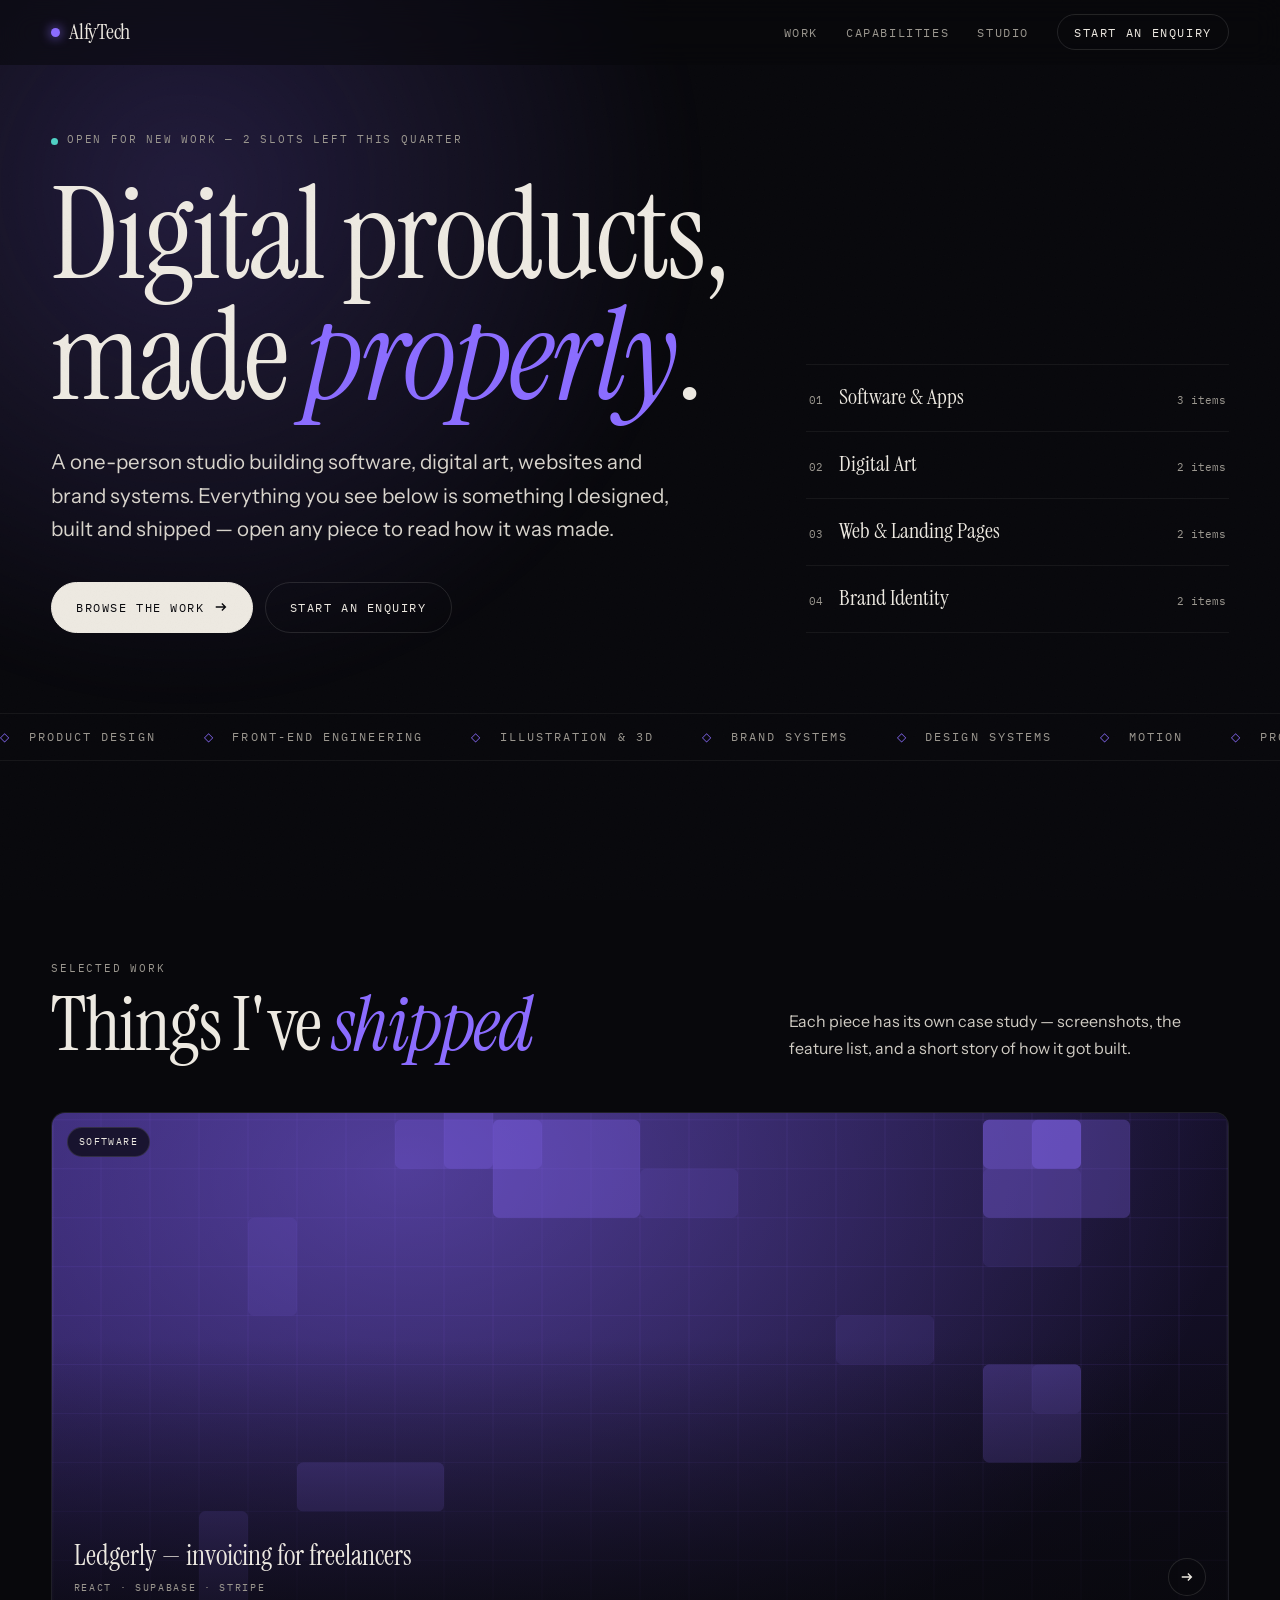
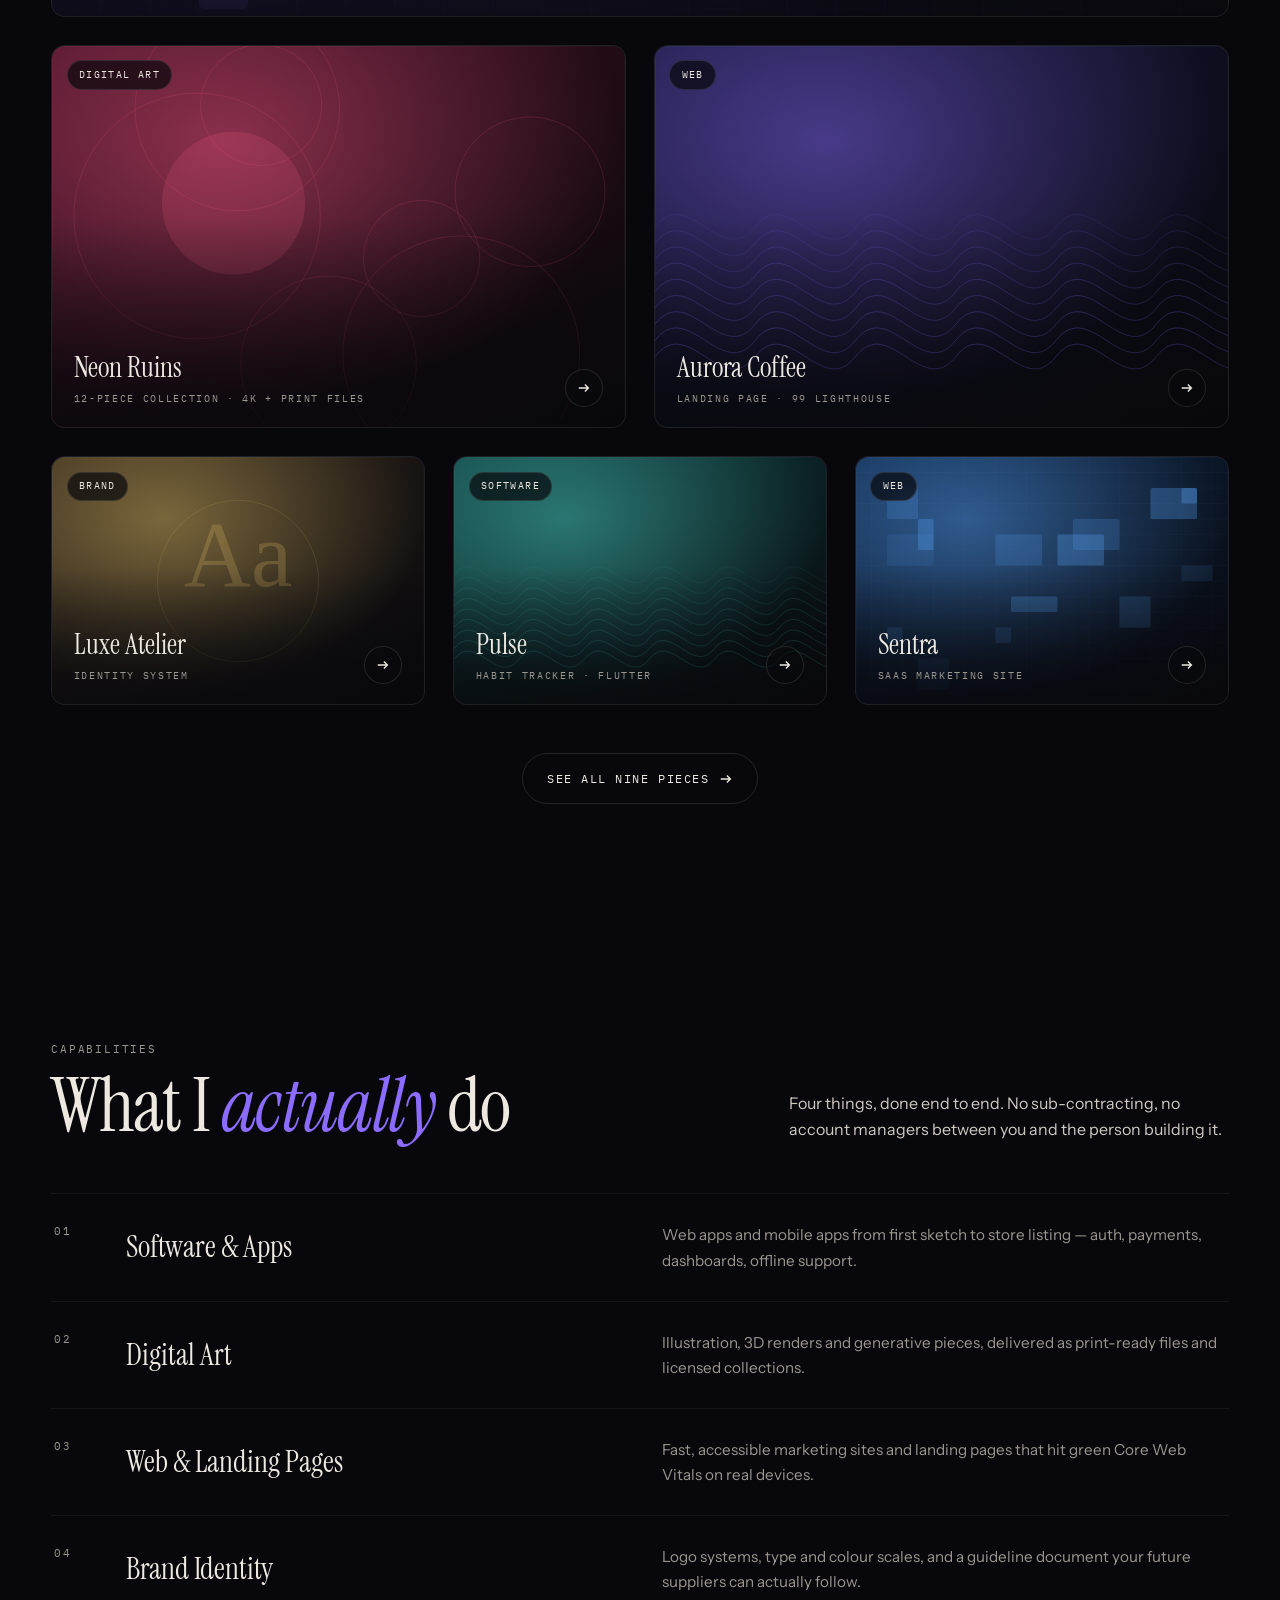
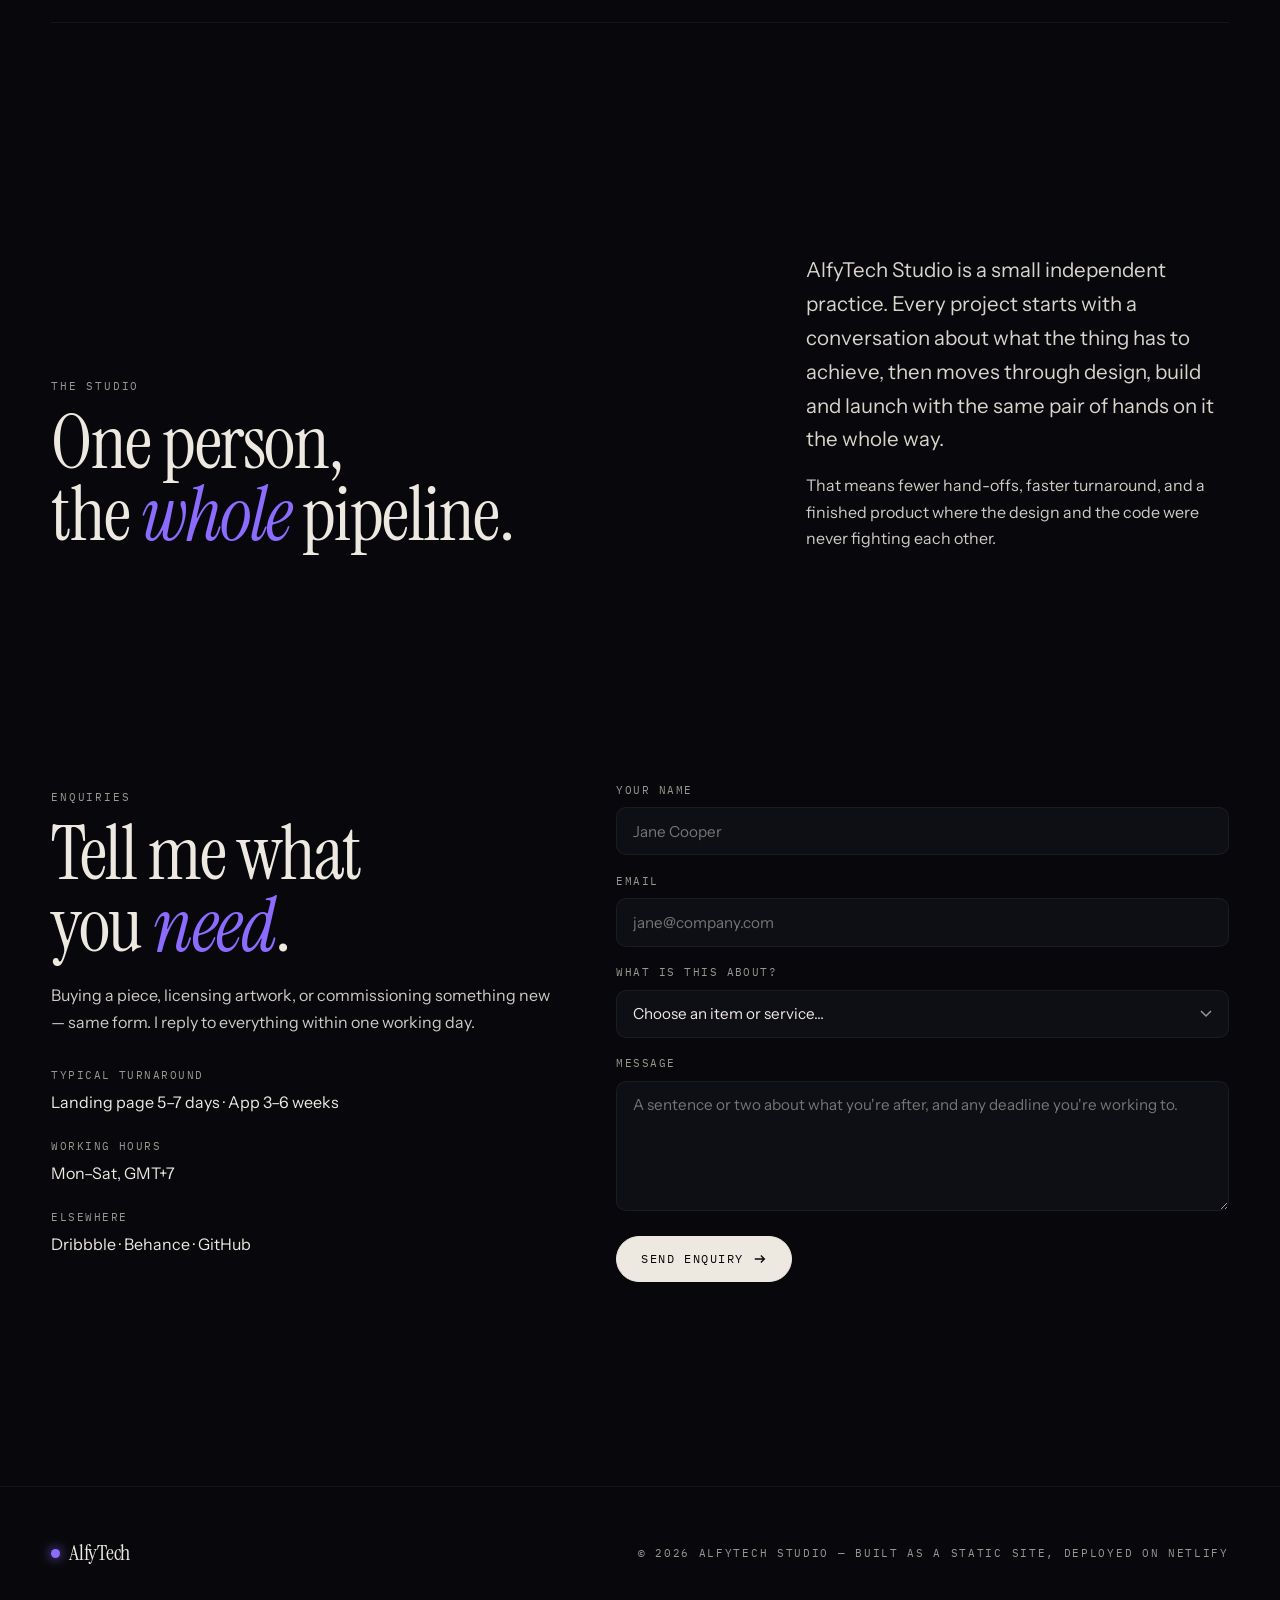
<file: index.html>
<!doctype html>
<html lang="en">
<head>
<meta charset="utf-8">
<meta name="viewport" content="width=device-width,initial-scale=1">
<title>AlfyTech Studio — Software, digital art & brand identity</title>
<meta name="description" content="AlfyTech Studio designs and builds software, digital art, websites and brand identity systems. Browse the work, download assets, or start an enquiry.">
<link rel="preload" href="assets/fonts/InstrumentSerif-400.woff2" as="font" type="font/woff2" crossorigin>
<link rel="preload" href="assets/fonts/InstrumentSans-400.woff2" as="font" type="font/woff2" crossorigin>
<link rel="stylesheet" href="assets/site.css">
<link rel="icon" href="data:image/svg+xml,%3Csvg xmlns='http://www.w3.org/2000/svg' viewBox='0 0 32 32'%3E%3Ccircle cx='16' cy='16' r='9' fill='%238B6CFF'/%3E%3C/svg%3E">
</head>
<body>

<header class="hdr">
  <div class="wrap hdr-in">
    <a class="brand" href="index.html"><i></i>AlfyTech</a>
    <button class="burger" aria-label="Menu" aria-expanded="false"><span></span><span></span><span></span></button>
    <nav class="nav">
      <a href="work/index.html">Work</a>
      <a href="#capabilities">Capabilities</a>
      <a href="#studio">Studio</a>
      <a class="cta" href="#contact">Start an enquiry</a>
    </nav>
  </div>
</header>

<main>
  <!-- ================= HERO ================= -->
  <section class="hero">
    <div class="wrap">
      <div class="hero-grid">
        <div>
          <span class="avail mono"><b></b> Open for new work — 2 slots left this quarter</span>
          <h1 class="display">Digital products,<br>made <em>properly</em>.</h1>
          <p class="lede">A one-person studio building software, digital art, websites and brand systems. Everything you see below is something I designed, built and shipped — open any piece to read how it was made.</p>
          <div class="hero-actions">
            <a class="btn btn-solid" href="work/index.html">Browse the work
              <svg viewBox="0 0 16 16" fill="none" stroke="currentColor" stroke-width="1.6"><path d="M2 8h11M9 4l4 4-4 4"/></svg></a>
            <a class="btn btn-ghost" href="#contact">Start an enquiry</a>
          </div>
        </div>
        <div class="idx">
          <a href="work/index.html?c=software"><span class="idx-n">01</span><span class="idx-t">Software &amp; Apps</span><span class="idx-c">3 items</span></a>
          <a href="work/index.html?c=art"><span class="idx-n">02</span><span class="idx-t">Digital Art</span><span class="idx-c">2 items</span></a>
          <a href="work/index.html?c=web"><span class="idx-n">03</span><span class="idx-t">Web &amp; Landing Pages</span><span class="idx-c">2 items</span></a>
          <a href="work/index.html?c=brand"><span class="idx-n">04</span><span class="idx-t">Brand Identity</span><span class="idx-c">2 items</span></a>
        </div>
      </div>
    </div>
    <div class="ticker" aria-hidden="true">
      <div class="ticker-in">
        <span>Product design</span><span>Front-end engineering</span><span>Illustration &amp; 3D</span><span>Brand systems</span><span>Design systems</span><span>Motion</span>
        <span>Product design</span><span>Front-end engineering</span><span>Illustration &amp; 3D</span><span>Brand systems</span><span>Design systems</span><span>Motion</span>
      </div>
    </div>
  </section>

  <!-- ================= SELECTED WORK ================= -->
  <section class="sec" id="work">
    <div class="wrap">
      <div class="sec-head rv">
        <div>
          <span class="mono">Selected work</span>
          <h2 class="display" style="margin-top:.6rem">Things I've <em>shipped</em></h2>
        </div>
        <p>Each piece has its own case study — screenshots, the feature list, and a short story of how it got built.</p>
      </div>

      <div class="work">
        <a class="card wide rv" href="work/ledgerly.html">
          <div class="card-media">
            <span class="card-tag">Software</span>
            <img src="assets/img/ledgerly.svg" width="1200" height="800" alt="Ledgerly invoicing app interface">
            <div class="card-body">
              <div><h3>Ledgerly — invoicing for freelancers</h3><div class="mono">React · Supabase · Stripe</div></div>
              <span class="card-arrow"><svg viewBox="0 0 16 16" fill="none" stroke="currentColor" stroke-width="1.6"><path d="M2 8h11M9 4l4 4-4 4"/></svg></span>
            </div>
          </div>
        </a>

        <a class="card rv" href="work/ledgerly.html">
          <div class="card-media">
            <span class="card-tag">Digital art</span>
            <img src="assets/img/neon-ruins.svg" width="1200" height="800" alt="Neon Ruins art collection" loading="lazy">
            <div class="card-body">
              <div><h3>Neon Ruins</h3><div class="mono">12-piece collection · 4K + print files</div></div>
              <span class="card-arrow"><svg viewBox="0 0 16 16" fill="none" stroke="currentColor" stroke-width="1.6"><path d="M2 8h11M9 4l4 4-4 4"/></svg></span>
            </div>
          </div>
        </a>

        <a class="card rv" href="work/ledgerly.html">
          <div class="card-media">
            <span class="card-tag">Web</span>
            <img src="assets/img/aurora.svg" width="1200" height="800" alt="Aurora Coffee landing page" loading="lazy">
            <div class="card-body">
              <div><h3>Aurora Coffee</h3><div class="mono">Landing page · 99 Lighthouse</div></div>
              <span class="card-arrow"><svg viewBox="0 0 16 16" fill="none" stroke="currentColor" stroke-width="1.6"><path d="M2 8h11M9 4l4 4-4 4"/></svg></span>
            </div>
          </div>
        </a>

        <a class="card third rv" href="work/ledgerly.html">
          <div class="card-media">
            <span class="card-tag">Brand</span>
            <img src="assets/img/luxe.svg" width="1200" height="800" alt="Luxe Atelier identity system" loading="lazy">
            <div class="card-body">
              <div><h3>Luxe Atelier</h3><div class="mono">Identity system</div></div>
              <span class="card-arrow"><svg viewBox="0 0 16 16" fill="none" stroke="currentColor" stroke-width="1.6"><path d="M2 8h11M9 4l4 4-4 4"/></svg></span>
            </div>
          </div>
        </a>

        <a class="card third rv" href="work/ledgerly.html">
          <div class="card-media">
            <span class="card-tag">Software</span>
            <img src="assets/img/pulse.svg" width="1200" height="800" alt="Pulse habit tracker app" loading="lazy">
            <div class="card-body">
              <div><h3>Pulse</h3><div class="mono">Habit tracker · Flutter</div></div>
              <span class="card-arrow"><svg viewBox="0 0 16 16" fill="none" stroke="currentColor" stroke-width="1.6"><path d="M2 8h11M9 4l4 4-4 4"/></svg></span>
            </div>
          </div>
        </a>

        <a class="card third rv" href="work/ledgerly.html">
          <div class="card-media">
            <span class="card-tag">Web</span>
            <img src="assets/img/sentra.svg" width="1200" height="800" alt="Sentra SaaS marketing site" loading="lazy">
            <div class="card-body">
              <div><h3>Sentra</h3><div class="mono">SaaS marketing site</div></div>
              <span class="card-arrow"><svg viewBox="0 0 16 16" fill="none" stroke="currentColor" stroke-width="1.6"><path d="M2 8h11M9 4l4 4-4 4"/></svg></span>
            </div>
          </div>
        </a>
      </div>

      <div class="hero-actions" style="justify-content:center;margin-top:3rem">
        <a class="btn btn-ghost" href="work/index.html">See all nine pieces
          <svg viewBox="0 0 16 16" fill="none" stroke="currentColor" stroke-width="1.6"><path d="M2 8h11M9 4l4 4-4 4"/></svg></a>
      </div>
    </div>
  </section>

  <!-- ================= CAPABILITIES ================= -->
  <section class="sec" id="capabilities">
    <div class="wrap">
      <div class="sec-head rv">
        <div>
          <span class="mono">Capabilities</span>
          <h2 class="display" style="margin-top:.6rem">What I <em>actually</em> do</h2>
        </div>
        <p>Four things, done end to end. No sub-contracting, no account managers between you and the person building it.</p>
      </div>
      <div class="caps">
        <div class="cap rv"><span class="mono">01</span><h3>Software &amp; Apps</h3>
          <p>Web apps and mobile apps from first sketch to store listing — auth, payments, dashboards, offline support.</p></div>
        <div class="cap rv"><span class="mono">02</span><h3>Digital Art</h3>
          <p>Illustration, 3D renders and generative pieces, delivered as print-ready files and licensed collections.</p></div>
        <div class="cap rv"><span class="mono">03</span><h3>Web &amp; Landing Pages</h3>
          <p>Fast, accessible marketing sites and landing pages that hit green Core Web Vitals on real devices.</p></div>
        <div class="cap rv"><span class="mono">04</span><h3>Brand Identity</h3>
          <p>Logo systems, type and colour scales, and a guideline document your future suppliers can actually follow.</p></div>
      </div>
    </div>
  </section>

  <!-- ================= STUDIO ================= -->
  <section class="sec" id="studio">
    <div class="wrap">
      <div class="hero-grid">
        <div class="rv">
          <span class="mono">The studio</span>
          <h2 class="display" style="margin-top:.6rem">One person,<br>the <em>whole</em> pipeline.</h2>
        </div>
        <div class="rv">
          <p class="lede">AlfyTech Studio is a small independent practice. Every project starts with a conversation about what the thing has to achieve, then moves through design, build and launch with the same pair of hands on it the whole way.</p>
          <p style="margin-top:1rem">That means fewer hand-offs, faster turnaround, and a finished product where the design and the code were never fighting each other.</p>
        </div>
      </div>
    </div>
  </section>

  <!-- ================= CONTACT ================= -->
  <section class="sec" id="contact">
    <div class="wrap contact">
      <div class="contact-aside rv">
        <span class="mono">Enquiries</span>
        <h2 class="display" style="margin-top:.6rem">Tell me what<br>you <em>need</em>.</h2>
        <p style="margin-top:1.25rem">Buying a piece, licensing artwork, or commissioning something new — same form. I reply to everything within one working day.</p>
        <dl>
          <dt>Typical turnaround</dt><dd>Landing page 5–7 days · App 3–6 weeks</dd>
          <dt>Working hours</dt><dd>Mon–Sat, GMT+7</dd>
          <dt>Elsewhere</dt><dd>Dribbble · Behance · GitHub</dd>
        </dl>
      </div>

      <form class="rv" name="enquiry" method="POST" data-netlify="true" netlify-honeypot="company-website" action="/thanks.html">
        <input type="hidden" name="form-name" value="enquiry">
        <p class="hp"><label>Leave this empty: <input name="company-website"></label></p>

        <div class="field">
          <label for="name">Your name</label>
          <input id="name" name="name" type="text" required autocomplete="name" placeholder="Jane Cooper">
        </div>
        <div class="field">
          <label for="email">Email</label>
          <input id="email" name="email" type="email" required autocomplete="email" placeholder="jane@company.com">
        </div>
        <div class="field">
          <label for="item">What is this about?</label>
          <select id="item" name="item">
            <option value="">Choose an item or service…</option>
            <optgroup label="Software &amp; Apps">
              <option>Ledgerly — invoicing app</option>
              <option>Pulse — habit tracker</option>
              <option>Kirim — courier dispatch</option>
            </optgroup>
            <optgroup label="Digital Art">
              <option>Neon Ruins collection</option>
              <option>Botanica series</option>
            </optgroup>
            <optgroup label="Web &amp; Landing Pages">
              <option>Aurora Coffee landing page</option>
              <option>Sentra SaaS site</option>
            </optgroup>
            <optgroup label="Brand Identity">
              <option>Luxe Atelier identity</option>
              <option>Kopi Rakyat identity</option>
            </optgroup>
            <option>Something new — let's talk</option>
          </select>
        </div>
        <div class="field">
          <label for="message">Message</label>
          <textarea id="message" name="message" required placeholder="A sentence or two about what you're after, and any deadline you're working to."></textarea>
        </div>
        <button class="btn btn-solid" type="submit">Send enquiry
          <svg viewBox="0 0 16 16" fill="none" stroke="currentColor" stroke-width="1.6"><path d="M2 8h11M9 4l4 4-4 4"/></svg></button>
      </form>
    </div>
  </section>
</main>

<footer class="ftr">
  <div class="wrap ftr-in">
    <a class="brand" href="index.html"><i></i>AlfyTech</a>
    <span class="mono">© 2026 AlfyTech Studio — Built as a static site, deployed on Netlify</span>
  </div>
</footer>

<script src="assets/site.js" defer></script>
</body>
</html>
</file>
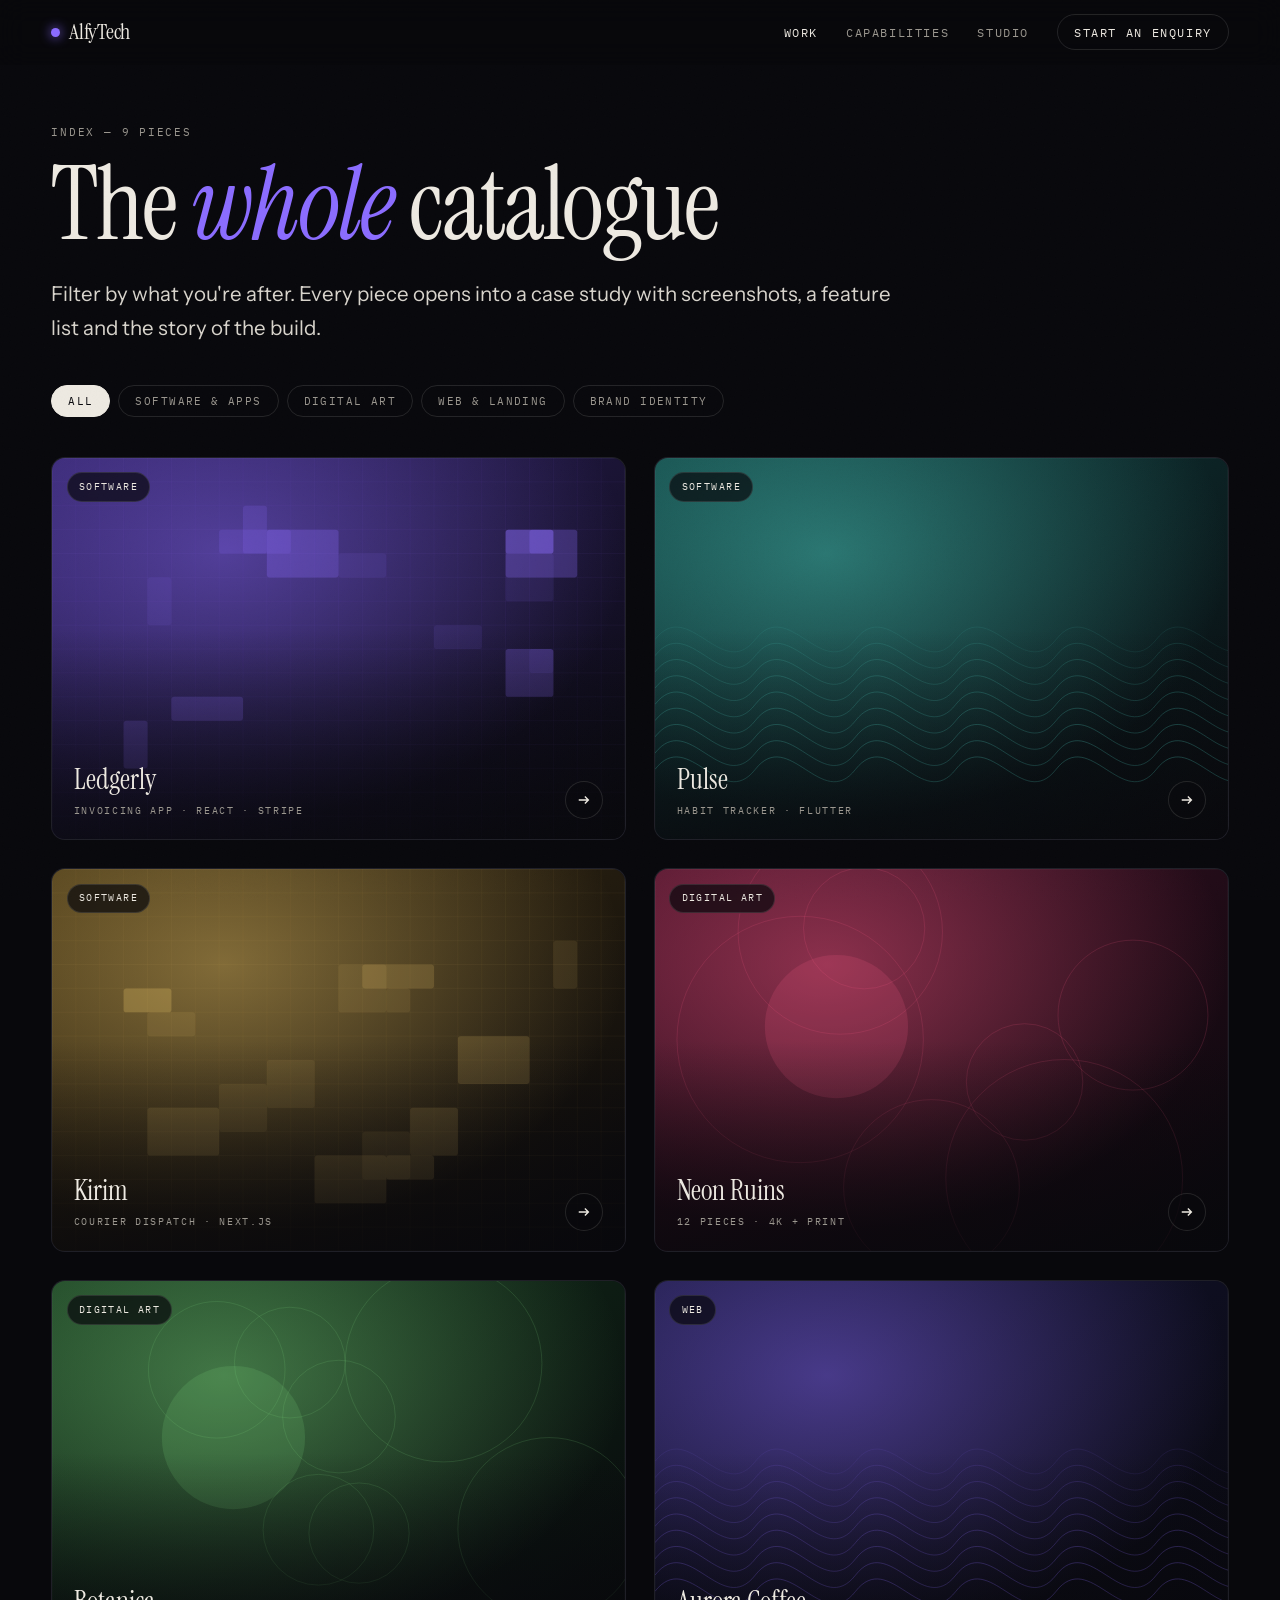
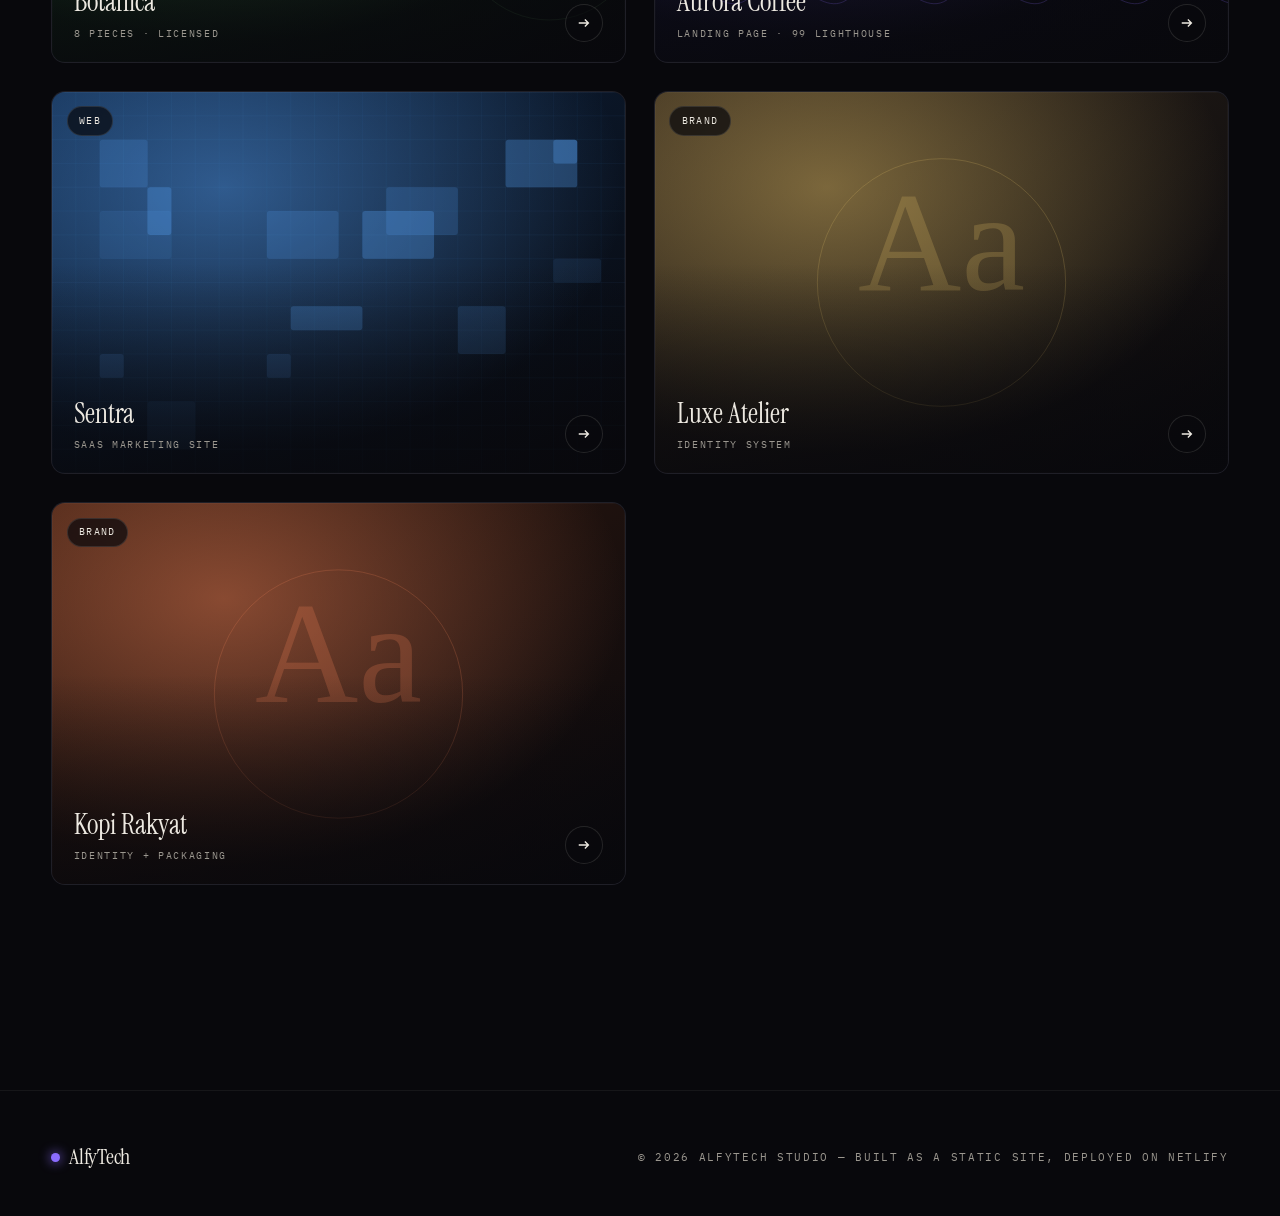
<file: work/index.html>
<!doctype html>
<html lang="en">
<head>
<meta charset="utf-8">
<meta name="viewport" content="width=device-width,initial-scale=1">
<title>Work — AlfyTech Studio</title>
<meta name="description" content="Every product AlfyTech Studio has shipped: software and apps, digital art, websites and landing pages, and brand identity systems.">
<link rel="preload" href="../assets/fonts/InstrumentSerif-400.woff2" as="font" type="font/woff2" crossorigin>
<link rel="preload" href="../assets/fonts/InstrumentSans-400.woff2" as="font" type="font/woff2" crossorigin>
<link rel="stylesheet" href="../assets/site.css">
<link rel="icon" href="data:image/svg+xml,%3Csvg xmlns='http://www.w3.org/2000/svg' viewBox='0 0 32 32'%3E%3Ccircle cx='16' cy='16' r='9' fill='%238B6CFF'/%3E%3C/svg%3E">
</head>
<body>

<header class="hdr">
  <div class="wrap hdr-in">
    <a class="brand" href="../index.html"><i></i>AlfyTech</a>
    <button class="burger" aria-label="Menu" aria-expanded="false"><span></span><span></span><span></span></button>
    <nav class="nav">
      <a href="index.html" aria-current="page">Work</a>
      <a href="../index.html#capabilities">Capabilities</a>
      <a href="../index.html#studio">Studio</a>
      <a class="cta" href="../index.html#contact">Start an enquiry</a>
    </nav>
  </div>
</header>

<main>
  <section class="cs-hero">
    <div class="wrap">
      <span class="mono">Index — 9 pieces</span>
      <h1 class="display" style="margin-top:.8rem;font-size:clamp(2.6rem,8vw,6.5rem)">The <em>whole</em> catalogue</h1>
      <p class="lede" style="margin-top:1.5rem">Filter by what you're after. Every piece opens into a case study with screenshots, a feature list and the story of the build.</p>
    </div>
  </section>

  <section class="sec" style="padding-top:0">
    <div class="wrap">
      <div class="filters">
        <button data-filter="all" aria-pressed="true">All</button>
        <button data-filter="software" aria-pressed="false">Software &amp; Apps</button>
        <button data-filter="art" aria-pressed="false">Digital Art</button>
        <button data-filter="web" aria-pressed="false">Web &amp; Landing</button>
        <button data-filter="brand" aria-pressed="false">Brand Identity</button>
      </div>

      <div class="work">
        <a class="card rv" data-cat="software" href="ledgerly.html">
          <div class="card-media"><span class="card-tag">Software</span>
            <img src="../assets/img/ledgerly.svg" width="1200" height="800" alt="Ledgerly invoicing app">
            <div class="card-body"><div><h3>Ledgerly</h3><div class="mono">Invoicing app · React · Stripe</div></div>
              <span class="card-arrow"><svg viewBox="0 0 16 16" fill="none" stroke="currentColor" stroke-width="1.6"><path d="M2 8h11M9 4l4 4-4 4"/></svg></span></div>
          </div></a>

        <a class="card rv" data-cat="software" href="ledgerly.html">
          <div class="card-media"><span class="card-tag">Software</span>
            <img src="../assets/img/pulse.svg" width="1200" height="800" alt="Pulse habit tracker">
            <div class="card-body"><div><h3>Pulse</h3><div class="mono">Habit tracker · Flutter</div></div>
              <span class="card-arrow"><svg viewBox="0 0 16 16" fill="none" stroke="currentColor" stroke-width="1.6"><path d="M2 8h11M9 4l4 4-4 4"/></svg></span></div>
          </div></a>

        <a class="card rv" data-cat="software" href="ledgerly.html">
          <div class="card-media"><span class="card-tag">Software</span>
            <img src="../assets/img/kirim.svg" width="1200" height="800" alt="Kirim courier dispatch dashboard" loading="lazy">
            <div class="card-body"><div><h3>Kirim</h3><div class="mono">Courier dispatch · Next.js</div></div>
              <span class="card-arrow"><svg viewBox="0 0 16 16" fill="none" stroke="currentColor" stroke-width="1.6"><path d="M2 8h11M9 4l4 4-4 4"/></svg></span></div>
          </div></a>

        <a class="card rv" data-cat="art" href="ledgerly.html">
          <div class="card-media"><span class="card-tag">Digital art</span>
            <img src="../assets/img/neon-ruins.svg" width="1200" height="800" alt="Neon Ruins collection" loading="lazy">
            <div class="card-body"><div><h3>Neon Ruins</h3><div class="mono">12 pieces · 4K + print</div></div>
              <span class="card-arrow"><svg viewBox="0 0 16 16" fill="none" stroke="currentColor" stroke-width="1.6"><path d="M2 8h11M9 4l4 4-4 4"/></svg></span></div>
          </div></a>

        <a class="card rv" data-cat="art" href="ledgerly.html">
          <div class="card-media"><span class="card-tag">Digital art</span>
            <img src="../assets/img/botanica.svg" width="1200" height="800" alt="Botanica series" loading="lazy">
            <div class="card-body"><div><h3>Botanica</h3><div class="mono">8 pieces · licensed</div></div>
              <span class="card-arrow"><svg viewBox="0 0 16 16" fill="none" stroke="currentColor" stroke-width="1.6"><path d="M2 8h11M9 4l4 4-4 4"/></svg></span></div>
          </div></a>

        <a class="card rv" data-cat="web" href="ledgerly.html">
          <div class="card-media"><span class="card-tag">Web</span>
            <img src="../assets/img/aurora.svg" width="1200" height="800" alt="Aurora Coffee landing page" loading="lazy">
            <div class="card-body"><div><h3>Aurora Coffee</h3><div class="mono">Landing page · 99 Lighthouse</div></div>
              <span class="card-arrow"><svg viewBox="0 0 16 16" fill="none" stroke="currentColor" stroke-width="1.6"><path d="M2 8h11M9 4l4 4-4 4"/></svg></span></div>
          </div></a>

        <a class="card rv" data-cat="web" href="ledgerly.html">
          <div class="card-media"><span class="card-tag">Web</span>
            <img src="../assets/img/sentra.svg" width="1200" height="800" alt="Sentra SaaS marketing site" loading="lazy">
            <div class="card-body"><div><h3>Sentra</h3><div class="mono">SaaS marketing site</div></div>
              <span class="card-arrow"><svg viewBox="0 0 16 16" fill="none" stroke="currentColor" stroke-width="1.6"><path d="M2 8h11M9 4l4 4-4 4"/></svg></span></div>
          </div></a>

        <a class="card rv" data-cat="brand" href="ledgerly.html">
          <div class="card-media"><span class="card-tag">Brand</span>
            <img src="../assets/img/luxe.svg" width="1200" height="800" alt="Luxe Atelier identity" loading="lazy">
            <div class="card-body"><div><h3>Luxe Atelier</h3><div class="mono">Identity system</div></div>
              <span class="card-arrow"><svg viewBox="0 0 16 16" fill="none" stroke="currentColor" stroke-width="1.6"><path d="M2 8h11M9 4l4 4-4 4"/></svg></span></div>
          </div></a>

        <a class="card rv" data-cat="brand" href="ledgerly.html">
          <div class="card-media"><span class="card-tag">Brand</span>
            <img src="../assets/img/kopi.svg" width="1200" height="800" alt="Kopi Rakyat identity" loading="lazy">
            <div class="card-body"><div><h3>Kopi Rakyat</h3><div class="mono">Identity + packaging</div></div>
              <span class="card-arrow"><svg viewBox="0 0 16 16" fill="none" stroke="currentColor" stroke-width="1.6"><path d="M2 8h11M9 4l4 4-4 4"/></svg></span></div>
          </div></a>
      </div>
    </div>
  </section>
</main>

<footer class="ftr">
  <div class="wrap ftr-in">
    <a class="brand" href="../index.html"><i></i>AlfyTech</a>
    <span class="mono">© 2026 AlfyTech Studio — Built as a static site, deployed on Netlify</span>
  </div>
</footer>

<script src="../assets/site.js" defer></script>
</body>
</html>
</file>
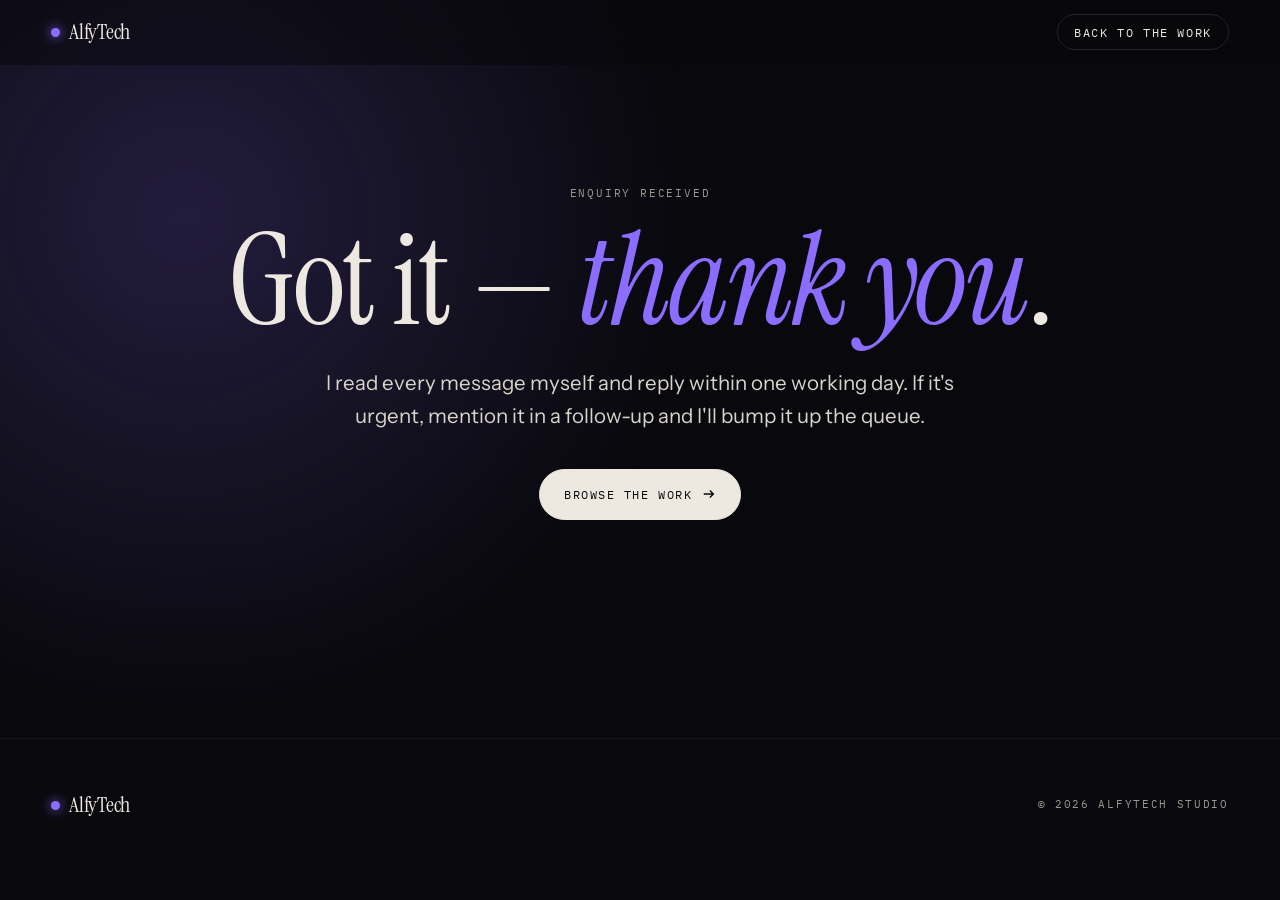
<file: thanks.html>
<!doctype html>
<html lang="en">
<head>
<meta charset="utf-8">
<meta name="viewport" content="width=device-width,initial-scale=1">
<title>Enquiry received — AlfyTech Studio</title>
<meta name="robots" content="noindex">
<link rel="stylesheet" href="assets/site.css">
<link rel="icon" href="data:image/svg+xml,%3Csvg xmlns='http://www.w3.org/2000/svg' viewBox='0 0 32 32'%3E%3Ccircle cx='16' cy='16' r='9' fill='%238B6CFF'/%3E%3C/svg%3E">
</head>
<body>
<header class="hdr">
  <div class="wrap hdr-in">
    <a class="brand" href="index.html"><i></i>AlfyTech</a>
    <nav class="nav"><a class="cta" href="work/index.html">Back to the work</a></nav>
  </div>
</header>
<main>
  <section class="hero" style="min-height:72vh;display:grid;place-items:center;text-align:center">
    <div class="wrap">
      <span class="mono">Enquiry received</span>
      <h1 class="display" style="margin-top:1rem">Got it — <em>thank you</em>.</h1>
      <p class="lede" style="margin:1.5rem auto 0">I read every message myself and reply within one working day. If it's urgent, mention it in a follow-up and I'll bump it up the queue.</p>
      <div class="hero-actions" style="justify-content:center">
        <a class="btn btn-solid" href="work/index.html">Browse the work
          <svg viewBox="0 0 16 16" fill="none" stroke="currentColor" stroke-width="1.6"><path d="M2 8h11M9 4l4 4-4 4"/></svg></a>
      </div>
    </div>
  </section>
</main>
<footer class="ftr">
  <div class="wrap ftr-in">
    <a class="brand" href="index.html"><i></i>AlfyTech</a>
    <span class="mono">© 2026 AlfyTech Studio</span>
  </div>
</footer>
</body>
</html>
</file>
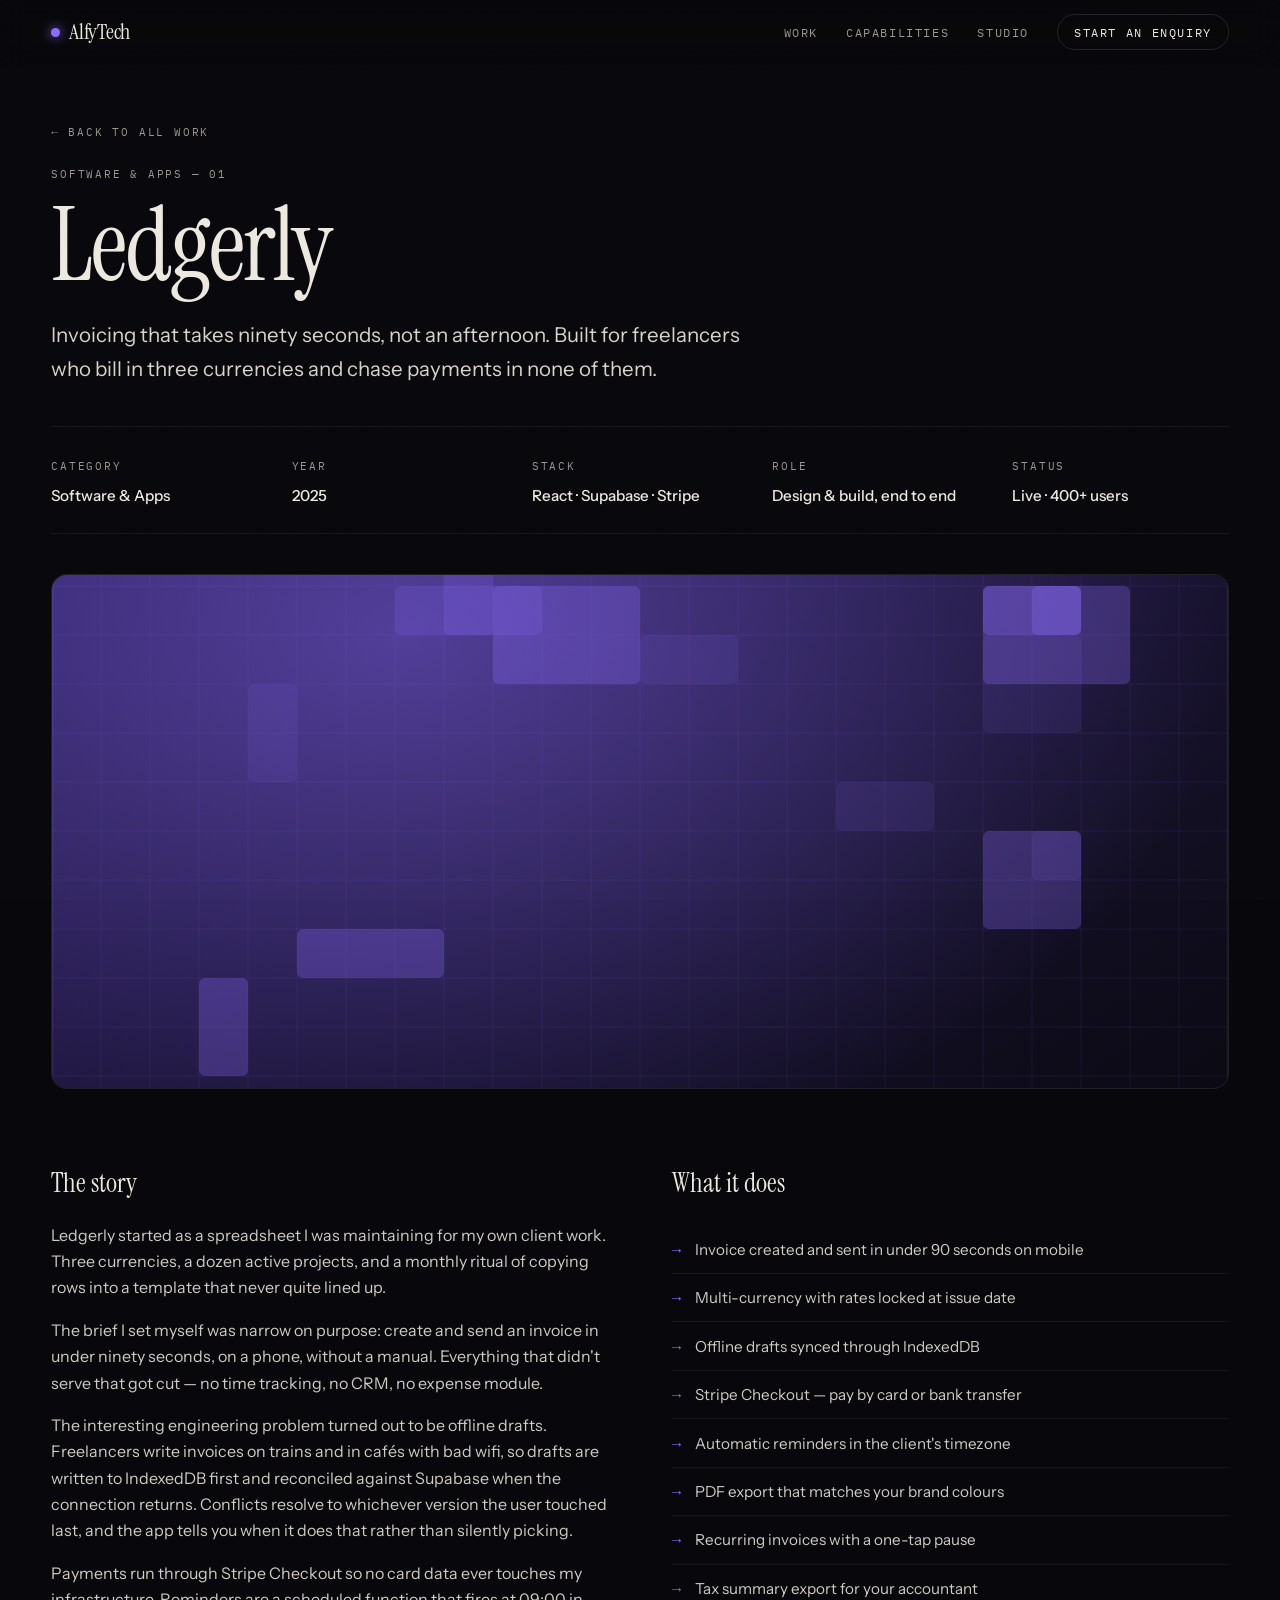
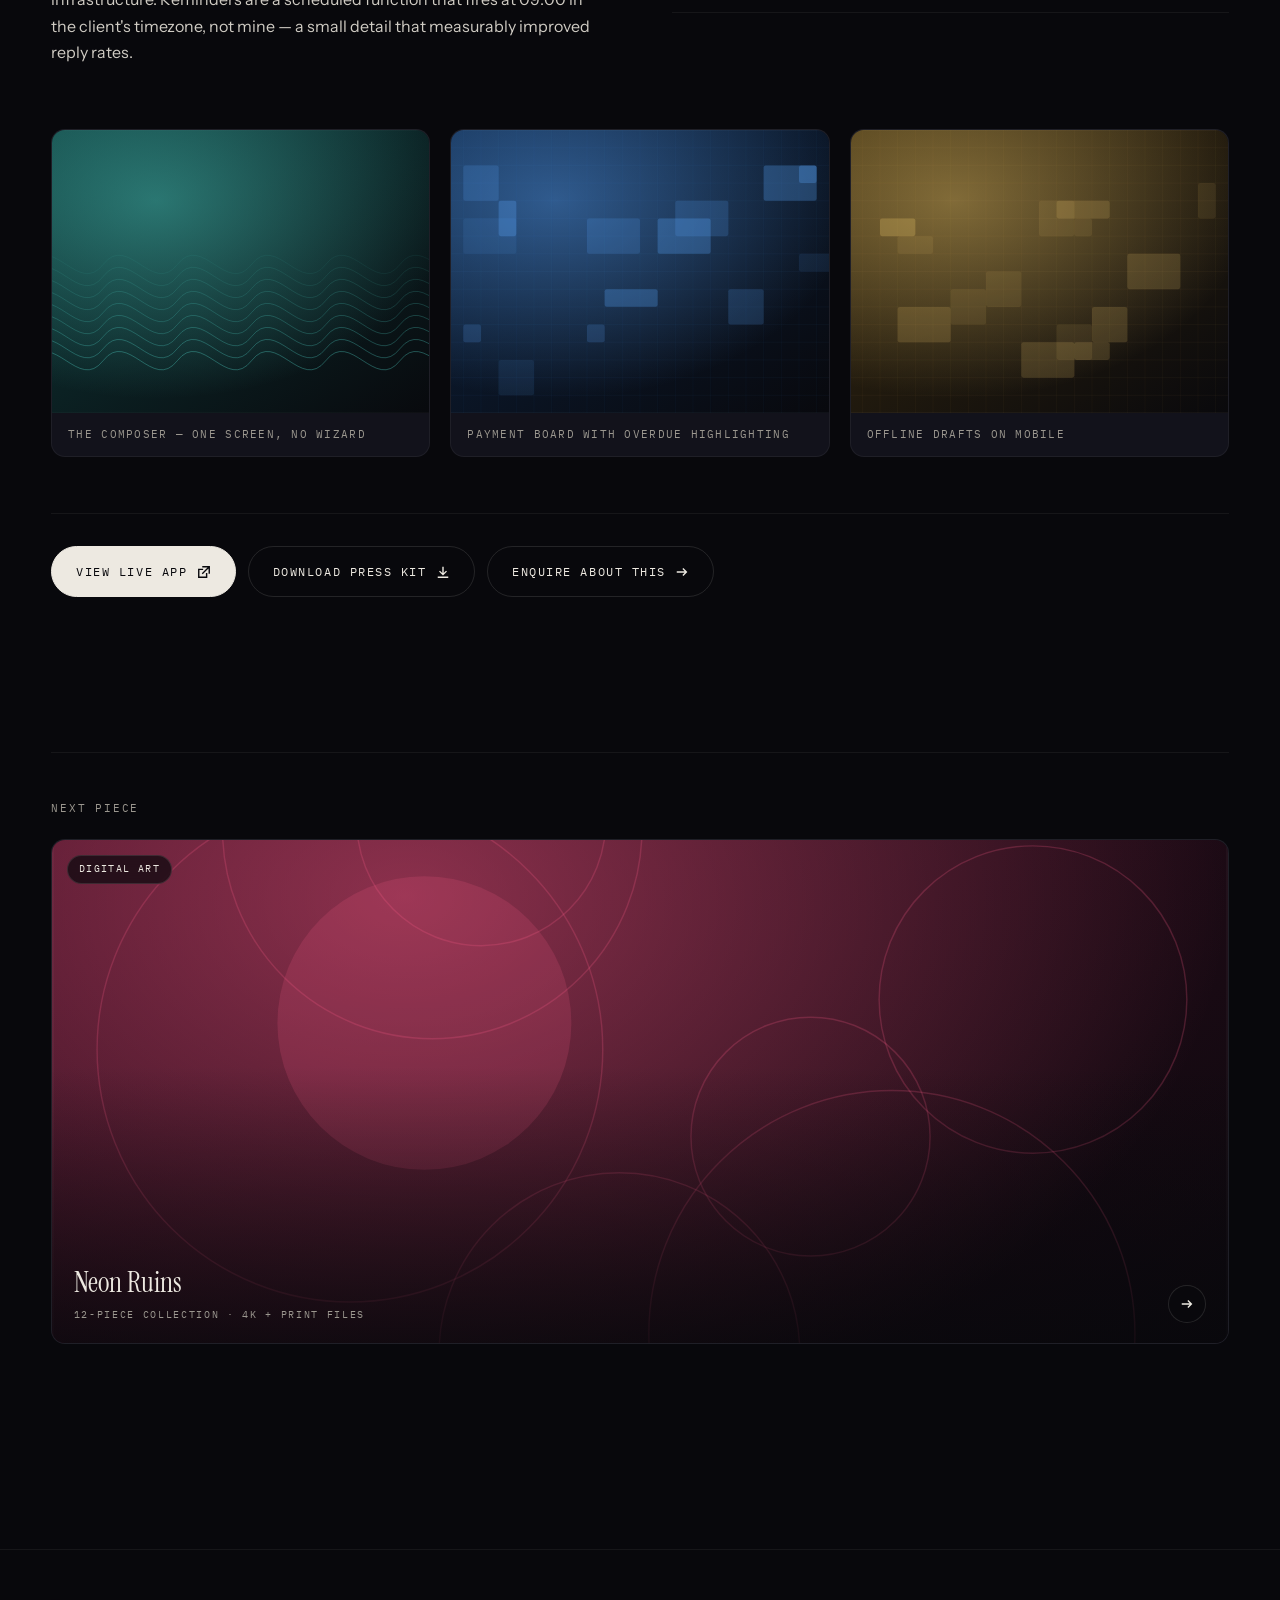
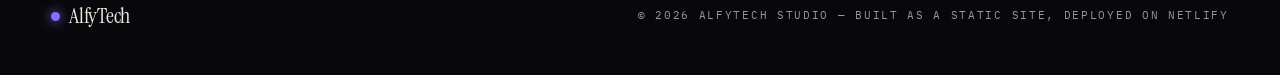
<file: work/ledgerly.html>
<!doctype html>
<html lang="en">
<head>
<meta charset="utf-8">
<meta name="viewport" content="width=device-width,initial-scale=1">
<title>Ledgerly — invoicing for freelancers · AlfyTech Studio</title>
<meta name="description" content="Case study: Ledgerly, an invoicing app for freelancers. React, Supabase and Stripe — how it was designed, built and shipped.">
<link rel="preload" href="../assets/fonts/InstrumentSerif-400.woff2" as="font" type="font/woff2" crossorigin>
<link rel="preload" href="../assets/fonts/InstrumentSans-400.woff2" as="font" type="font/woff2" crossorigin>
<link rel="stylesheet" href="../assets/site.css">
<link rel="icon" href="data:image/svg+xml,%3Csvg xmlns='http://www.w3.org/2000/svg' viewBox='0 0 32 32'%3E%3Ccircle cx='16' cy='16' r='9' fill='%238B6CFF'/%3E%3C/svg%3E">
</head>
<body>

<header class="hdr">
  <div class="wrap hdr-in">
    <a class="brand" href="../index.html"><i></i>AlfyTech</a>
    <button class="burger" aria-label="Menu" aria-expanded="false"><span></span><span></span><span></span></button>
    <nav class="nav">
      <a href="index.html">Work</a>
      <a href="../index.html#capabilities">Capabilities</a>
      <a href="../index.html#studio">Studio</a>
      <a class="cta" href="../index.html?item=Ledgerly%20%E2%80%94%20invoicing%20app#contact">Start an enquiry</a>
    </nav>
  </div>
</header>

<main>
  <article>
    <section class="cs-hero">
      <div class="wrap">
        <a class="mono" href="index.html" style="display:inline-block;margin-bottom:1.5rem">← Back to all work</a>
        <span class="mono" style="display:block">Software &amp; Apps — 01</span>
        <h1 class="display" style="margin-top:.8rem;font-size:clamp(2.6rem,8vw,6.5rem)">Ledgerly</h1>
        <p class="lede" style="margin-top:1.5rem;max-width:52ch">Invoicing that takes ninety seconds, not an afternoon. Built for freelancers who bill in three currencies and chase payments in none of them.</p>

        <div class="cs-meta">
          <div><span class="mono">Category</span><strong>Software &amp; Apps</strong></div>
          <div><span class="mono">Year</span><strong>2025</strong></div>
          <div><span class="mono">Stack</span><strong>React · Supabase · Stripe</strong></div>
          <div><span class="mono">Role</span><strong>Design &amp; build, end to end</strong></div>
          <div><span class="mono">Status</span><strong>Live · 400+ users</strong></div>
        </div>

        <div class="cs-shot rv">
          <img src="../assets/img/ledgerly.svg" width="1200" height="800" alt="Ledgerly dashboard showing outstanding invoices">
        </div>

        <div class="cs-body">
          <div class="rv">
            <h3>The story</h3>
            <p>Ledgerly started as a spreadsheet I was maintaining for my own client work. Three currencies, a dozen active projects, and a monthly ritual of copying rows into a template that never quite lined up.</p>
            <p>The brief I set myself was narrow on purpose: create and send an invoice in under ninety seconds, on a phone, without a manual. Everything that didn't serve that got cut — no time tracking, no CRM, no expense module.</p>
            <p>The interesting engineering problem turned out to be offline drafts. Freelancers write invoices on trains and in cafés with bad wifi, so drafts are written to IndexedDB first and reconciled against Supabase when the connection returns. Conflicts resolve to whichever version the user touched last, and the app tells you when it does that rather than silently picking.</p>
            <p>Payments run through Stripe Checkout so no card data ever touches my infrastructure. Reminders are a scheduled function that fires at 09:00 in the client's timezone, not mine — a small detail that measurably improved reply rates.</p>
          </div>
          <div class="rv">
            <h3>What it does</h3>
            <ul class="feat">
              <li>Invoice created and sent in under 90 seconds on mobile</li>
              <li>Multi-currency with rates locked at issue date</li>
              <li>Offline drafts synced through IndexedDB</li>
              <li>Stripe Checkout — pay by card or bank transfer</li>
              <li>Automatic reminders in the client's timezone</li>
              <li>PDF export that matches your brand colours</li>
              <li>Recurring invoices with a one-tap pause</li>
              <li>Tax summary export for your accountant</li>
            </ul>
          </div>
        </div>

        <div class="gallery">
          <figure class="rv"><img src="../assets/img/pulse.svg" width="1200" height="800" alt="Invoice composer screen" loading="lazy"><figcaption>The composer — one screen, no wizard</figcaption></figure>
          <figure class="rv"><img src="../assets/img/sentra.svg" width="1200" height="800" alt="Payment status board" loading="lazy"><figcaption>Payment board with overdue highlighting</figcaption></figure>
          <figure class="rv"><img src="../assets/img/kirim.svg" width="1200" height="800" alt="Mobile offline draft view" loading="lazy"><figcaption>Offline drafts on mobile</figcaption></figure>
        </div>

        <div class="actions">
          <a class="btn btn-solid" href="#" rel="noopener">View live app
            <svg viewBox="0 0 16 16" fill="none" stroke="currentColor" stroke-width="1.6"><path d="M6 2h8v8M14 2L6 10M11 9v5H2V5h5"/></svg></a>
          <a class="btn btn-ghost" href="#" download>Download press kit
            <svg viewBox="0 0 16 16" fill="none" stroke="currentColor" stroke-width="1.6"><path d="M8 2v9M4 7l4 4 4-4M2 14h12"/></svg></a>
          <a class="btn btn-ghost" href="../index.html?item=Ledgerly%20%E2%80%94%20invoicing%20app#contact">Enquire about this
            <svg viewBox="0 0 16 16" fill="none" stroke="currentColor" stroke-width="1.6"><path d="M2 8h11M9 4l4 4-4 4"/></svg></a>
        </div>
      </div>
    </section>

    <section class="sec">
      <div class="wrap">
        <div class="rule" style="margin-bottom:2.5rem"></div>
        <span class="mono">Next piece</span>
        <a class="card wide rv" href="index.html" style="margin-top:1.25rem">
          <div class="card-media">
            <span class="card-tag">Digital art</span>
            <img src="../assets/img/neon-ruins.svg" width="1200" height="800" alt="Neon Ruins collection" loading="lazy">
            <div class="card-body">
              <div><h3>Neon Ruins</h3><div class="mono">12-piece collection · 4K + print files</div></div>
              <span class="card-arrow"><svg viewBox="0 0 16 16" fill="none" stroke="currentColor" stroke-width="1.6"><path d="M2 8h11M9 4l4 4-4 4"/></svg></span>
            </div>
          </div>
        </a>
      </div>
    </section>
  </article>
</main>

<footer class="ftr">
  <div class="wrap ftr-in">
    <a class="brand" href="../index.html"><i></i>AlfyTech</a>
    <span class="mono">© 2026 AlfyTech Studio — Built as a static site, deployed on Netlify</span>
  </div>
</footer>

<script src="../assets/site.js" defer></script>
</body>
</html>
</file>
<file: assets/site.css>
@import url("fonts/fonts.css");

/* ============ tokens ============ */
:root{
  --ink:#08080c;
  --ink-2:#0e0e15;
  --surface:#12121b;
  --line:rgba(237,233,225,.12);
  --line-soft:rgba(237,233,225,.06);
  --paper:#EDE9E1;
  --paper-dim:#9b978f;
  --violet:#8B6CFF;
  --teal:#4FD1C5;
  --amber:#E9C46A;
  --serif:'Instrument Serif',Georgia,serif;
  --sans:'Instrument Sans',-apple-system,BlinkMacSystemFont,'Segoe UI',sans-serif;
  --mono:'IBM Plex Mono',ui-monospace,Menlo,monospace;
  --pad:clamp(1.25rem,4vw,4rem);
  --ease:cubic-bezier(.2,.7,.2,1);
}

*,*::before,*::after{box-sizing:border-box;margin:0;padding:0}
html{scroll-behavior:smooth;-webkit-text-size-adjust:100%}
body{
  background:var(--ink);color:var(--paper);
  font-family:var(--sans);font-size:1rem;line-height:1.65;
  overflow-x:hidden;-webkit-font-smoothing:antialiased;
}
/* grain */
body::after{
  content:"";position:fixed;inset:0;z-index:9;pointer-events:none;opacity:.5;
  background-image:url("data:image/svg+xml,%3Csvg xmlns='http://www.w3.org/2000/svg' width='200' height='200'%3E%3Cfilter id='n'%3E%3CfeTurbulence type='fractalNoise' baseFrequency='.85' numOctaves='3'/%3E%3C/filter%3E%3Crect width='200' height='200' filter='url(%23n)' opacity='.035'/%3E%3C/svg%3E");
}
img,svg{display:block;max-width:100%;height:auto}
a{color:inherit;text-decoration:none}
::selection{background:var(--violet);color:#fff}
:focus-visible{outline:2px solid var(--teal);outline-offset:3px;border-radius:2px}

/* ============ type ============ */
.mono{font-family:var(--mono);font-size:.7rem;letter-spacing:.16em;text-transform:uppercase;color:var(--paper-dim)}
.display{font-family:var(--serif);font-weight:400;line-height:.95;letter-spacing:-.02em}
.display em{font-style:italic;color:var(--violet)}
h1.display{font-size:clamp(3rem,10vw,8.5rem)}
h2.display{font-size:clamp(2.25rem,6vw,4.75rem)}
h3.display{font-size:clamp(1.6rem,3.2vw,2.6rem)}
p{max-width:62ch;color:#cfcbc3}
.lede{font-size:clamp(1.05rem,1.6vw,1.28rem);color:#d8d4cc}

.wrap{width:min(1440px,100%);margin-inline:auto;padding-inline:var(--pad)}
.rule{height:1px;background:var(--line-soft)}

/* ============ header ============ */
.hdr{
  position:fixed;top:0;left:0;right:0;z-index:50;
  backdrop-filter:blur(14px);background:rgba(8,8,12,.55);
  border-bottom:1px solid transparent;transition:border-color .3s,background .3s;
}
.hdr.stuck{border-bottom-color:var(--line-soft);background:rgba(8,8,12,.82)}
.hdr-in{display:flex;align-items:center;justify-content:space-between;gap:1rem;height:64px}
.brand{font-family:var(--serif);font-size:1.4rem;letter-spacing:-.01em;display:flex;align-items:center;gap:.55rem}
.brand i{width:9px;height:9px;border-radius:50%;background:var(--violet);box-shadow:0 0 12px var(--violet);display:block}
.nav{display:flex;align-items:center;gap:1.75rem}
.nav a{font-family:var(--mono);font-size:.72rem;letter-spacing:.14em;text-transform:uppercase;color:var(--paper-dim);transition:color .25s}
.nav a:hover,.nav a[aria-current]{color:var(--paper)}
.nav .cta{border:1px solid var(--line);border-radius:99px;padding:.45rem 1rem;color:var(--paper)}
.nav .cta:hover{background:var(--paper);color:var(--ink);border-color:var(--paper)}
.burger{display:none;background:none;border:1px solid var(--line);border-radius:8px;padding:.5rem .6rem;cursor:pointer}
.burger span{display:block;width:18px;height:1.5px;background:var(--paper);margin:3.5px 0}
@media(max-width:860px){
  .nav{position:fixed;inset:64px 0 auto 0;flex-direction:column;align-items:flex-start;gap:0;
       background:var(--ink-2);border-bottom:1px solid var(--line-soft);padding:.5rem var(--pad) 1.25rem;
       display:none}
  .nav.open{display:flex}
  .nav a{padding:.85rem 0;font-size:.85rem;width:100%;border-bottom:1px solid var(--line-soft)}
  .nav .cta{margin-top:.9rem;border-bottom:1px solid var(--line);width:auto}
  .burger{display:block}
}

/* ============ hero ============ */
.hero{padding:clamp(7rem,14vh,11rem) 0 clamp(3rem,6vw,5rem);position:relative}
.hero::before{
  content:"";position:absolute;top:-15%;left:-10%;width:70vw;height:70vw;max-width:900px;max-height:900px;
  background:radial-gradient(circle at 35% 35%,rgba(139,108,255,.20),transparent 62%);
  filter:blur(20px);pointer-events:none;z-index:-1;
}
.hero-grid{display:grid;grid-template-columns:1.55fr .95fr;gap:clamp(2rem,5vw,4.5rem);align-items:end}
@media(max-width:960px){.hero-grid{grid-template-columns:1fr;align-items:start}}
.avail{display:inline-flex;align-items:flex-start;gap:.55rem;margin-bottom:1.6rem;line-height:1.5}
.avail b{flex:none;width:7px;height:7px;margin-top:.42rem;border-radius:50%;background:var(--teal);animation:pulse 2.4s infinite}
@keyframes pulse{0%,100%{opacity:1;box-shadow:0 0 0 0 rgba(79,209,197,.5)}50%{opacity:.65;box-shadow:0 0 0 7px rgba(79,209,197,0)}}
.hero p.lede{margin-top:1.75rem;max-width:46ch}
.hero-actions{display:flex;flex-wrap:wrap;gap:.75rem;margin-top:2.25rem}
.btn{
  display:inline-flex;align-items:center;gap:.6rem;font-family:var(--mono);font-size:.74rem;
  letter-spacing:.13em;text-transform:uppercase;padding:.9rem 1.5rem;border-radius:99px;
  border:1px solid var(--line);transition:all .3s var(--ease);
}
.btn:hover{transform:translateY(-2px)}
.btn-solid{background:var(--paper);color:var(--ink);border-color:var(--paper)}
.btn-solid:hover{background:var(--violet);border-color:var(--violet);color:#fff}
.btn-ghost:hover{border-color:var(--paper)}
.btn svg{width:14px;height:14px}

/* index list in hero */
.idx{border-top:1px solid var(--line-soft)}
.idx a{display:flex;align-items:baseline;gap:1rem;padding:.95rem .2rem;border-bottom:1px solid var(--line-soft);transition:padding .3s var(--ease),color .3s}
.idx a:hover{padding-left:.9rem;color:#fff}
.idx a:hover .idx-n{color:var(--violet)}
.idx-n{font-family:var(--mono);font-size:.7rem;color:var(--paper-dim);transition:color .3s}
.idx-t{font-family:var(--serif);font-size:1.35rem;flex:1}
.idx-c{font-family:var(--mono);font-size:.68rem;color:var(--paper-dim)}

/* ticker */
.ticker{border-block:1px solid var(--line-soft);overflow:hidden;padding:.85rem 0;margin-top:clamp(3rem,7vw,5rem)}
.ticker-in{display:flex;gap:3rem;width:max-content;animation:slide 32s linear infinite}
.ticker span{font-family:var(--mono);font-size:.72rem;letter-spacing:.18em;text-transform:uppercase;color:var(--paper-dim);white-space:nowrap}
.ticker span::before{content:"◇";margin-right:1.1rem;color:var(--violet)}
@keyframes slide{to{transform:translateX(-50%)}}

/* ============ sections ============ */
.sec{padding:clamp(4rem,9vw,7.5rem) 0}
.sec-head{display:flex;justify-content:space-between;align-items:flex-end;gap:2rem;flex-wrap:wrap;margin-bottom:clamp(2rem,4vw,3.5rem)}
.sec-head p{max-width:40ch;margin-top:1rem}

/* work grid */
.work{display:grid;grid-template-columns:repeat(12,1fr);gap:clamp(1rem,2.2vw,2rem)}
.card{grid-column:span 6;position:relative;display:block}
.card.wide{grid-column:span 12}
.card.third{grid-column:span 4}
@media(max-width:900px){.card,.card.third,.card.wide{grid-column:span 12}}
.card-media{
  position:relative;overflow:hidden;border-radius:14px;border:1px solid var(--line-soft);
  background:var(--surface);aspect-ratio:3/2;
}
.card.wide .card-media{aspect-ratio:21/9}
.card-media img{width:100%;height:100%;object-fit:cover;transition:transform .7s var(--ease),filter .5s}
.card:hover .card-media img{transform:scale(1.04)}
.card-media::after{
  content:"";position:absolute;inset:0;background:linear-gradient(180deg,transparent 45%,rgba(8,8,12,.85));
  opacity:.9;transition:opacity .4s;
}
.card-tag{
  position:absolute;top:.9rem;left:.9rem;z-index:2;font-family:var(--mono);font-size:.63rem;
  letter-spacing:.14em;text-transform:uppercase;padding:.34rem .7rem;border-radius:99px;
  background:rgba(8,8,12,.7);border:1px solid var(--line);backdrop-filter:blur(6px);
}
.card-body{position:absolute;left:0;right:0;bottom:0;z-index:2;padding:1.25rem 1.35rem;display:flex;justify-content:space-between;align-items:flex-end;gap:1rem}
.card-body h3{font-family:var(--serif);font-weight:400;font-size:clamp(1.25rem,2.2vw,1.8rem);line-height:1.1}
.card-body .mono{margin-top:.4rem;font-size:.65rem}
.card-arrow{
  flex:none;width:38px;height:38px;border-radius:50%;border:1px solid var(--line);
  display:grid;place-items:center;transition:all .35s var(--ease);background:rgba(8,8,12,.5)
}
.card:hover .card-arrow{background:var(--paper);color:var(--ink);transform:rotate(-45deg)}
.card-arrow svg{width:14px;height:14px}

/* filters */
.filters{display:flex;flex-wrap:wrap;gap:.5rem;margin-bottom:2.5rem}
.filters button{
  font-family:var(--mono);font-size:.68rem;letter-spacing:.13em;text-transform:uppercase;
  padding:.5rem 1rem;border-radius:99px;border:1px solid var(--line);background:none;color:var(--paper-dim);
  cursor:pointer;transition:all .28s
}
.filters button:hover{color:var(--paper)}
.filters button[aria-pressed="true"]{background:var(--paper);color:var(--ink);border-color:var(--paper)}

/* capability rows */
.caps{border-top:1px solid var(--line-soft)}
.cap{display:grid;grid-template-columns:3rem 1fr 1.1fr;gap:1.5rem;padding:1.75rem .2rem;border-bottom:1px solid var(--line-soft);align-items:start}
@media(max-width:760px){.cap{grid-template-columns:2.2rem 1fr;gap:1rem}.cap p{grid-column:2}}
.cap h3{font-family:var(--serif);font-weight:400;font-size:clamp(1.3rem,2.4vw,1.9rem)}
.cap p{margin:0;color:var(--paper-dim);font-size:.95rem}

/* ============ case study ============ */
.cs-hero{padding:clamp(7rem,13vh,10rem) 0 2.5rem}
.cs-meta{display:grid;grid-template-columns:repeat(auto-fit,minmax(150px,1fr));gap:1.5rem;border-top:1px solid var(--line-soft);border-bottom:1px solid var(--line-soft);padding:1.5rem 0;margin:2.5rem 0}
.cs-meta div strong{display:block;font-family:var(--sans);font-weight:500;font-size:.95rem;margin-top:.4rem}
.cs-shot{border-radius:16px;overflow:hidden;border:1px solid var(--line-soft);background:var(--surface);aspect-ratio:16/7}
.cs-shot img{width:100%;height:100%;object-fit:cover}
.gallery figure img{aspect-ratio:4/3;object-fit:cover;width:100%}
.cs-body{display:grid;grid-template-columns:1fr 1fr;gap:clamp(2rem,5vw,4.5rem);margin-top:clamp(2.5rem,6vw,4.5rem)}
@media(max-width:860px){.cs-body{grid-template-columns:1fr}}
.cs-body h3{font-family:var(--serif);font-weight:400;font-size:1.7rem;margin-bottom:1rem}
.cs-body p+p{margin-top:1rem}
.feat{list-style:none;margin-top:1.25rem}
.feat li{display:flex;gap:.85rem;padding:.7rem 0;border-bottom:1px solid var(--line-soft);font-size:.95rem;color:#cfcbc3}
.feat li::before{content:"→";color:var(--violet);font-family:var(--mono);flex:none}
.gallery{display:grid;grid-template-columns:repeat(auto-fit,minmax(280px,1fr));gap:1.25rem;margin-top:clamp(2.5rem,6vw,4rem)}
.gallery figure{border-radius:14px;overflow:hidden;border:1px solid var(--line-soft);background:var(--surface)}
.gallery figcaption{font-family:var(--mono);font-size:.66rem;letter-spacing:.12em;text-transform:uppercase;color:var(--paper-dim);padding:.8rem 1rem}
.actions{display:flex;flex-wrap:wrap;gap:.75rem;margin-top:clamp(2.5rem,5vw,3.5rem);padding-top:2rem;border-top:1px solid var(--line-soft)}

/* ============ contact ============ */
.contact{display:grid;grid-template-columns:.9fr 1.1fr;gap:clamp(2rem,5vw,4.5rem)}
@media(max-width:860px){.contact{grid-template-columns:1fr}}
.field{margin-bottom:1.1rem}
.field label{display:block;font-family:var(--mono);font-size:.66rem;letter-spacing:.14em;text-transform:uppercase;color:var(--paper-dim);margin-bottom:.5rem}
.field input,.field select,.field textarea{
  width:100%;background:var(--ink-2);border:1px solid var(--line-soft);border-radius:10px;
  padding:.85rem 1rem;color:var(--paper);font-family:var(--sans);font-size:.95rem;transition:border-color .25s,background .25s
}
.field textarea{min-height:130px;resize:vertical}
.field input:focus,.field select:focus,.field textarea:focus{border-color:var(--violet);background:#131320;outline:none}
.field select{appearance:none;background-image:url("data:image/svg+xml,%3Csvg xmlns='http://www.w3.org/2000/svg' viewBox='0 0 12 8'%3E%3Cpath d='M1 1l5 5 5-5' stroke='%239b978f' stroke-width='1.5' fill='none'/%3E%3C/svg%3E");background-repeat:no-repeat;background-position:right 1rem center;background-size:12px}
.hp{position:absolute;left:-9999px}
.contact-aside dl{margin-top:2rem}
.contact-aside dt{font-family:var(--mono);font-size:.66rem;letter-spacing:.14em;text-transform:uppercase;color:var(--paper-dim);margin-top:1.4rem}
.contact-aside dd{font-size:1rem;margin-top:.3rem}

/* ============ footer ============ */
.ftr{border-top:1px solid var(--line-soft);padding:3rem 0 2.5rem;margin-top:clamp(3rem,7vw,6rem)}
.ftr-in{display:flex;justify-content:space-between;gap:1.5rem;flex-wrap:wrap;align-items:center}
.ftr .mono{font-size:.66rem}

/* ============ reveal ============ */
.rv{opacity:0;transform:translateY(18px);transition:opacity .7s var(--ease),transform .7s var(--ease)}
.rv.in{opacity:1;transform:none}
@media(prefers-reduced-motion:reduce){
  *,*::before,*::after{animation-duration:.001ms!important;animation-iteration-count:1!important;transition-duration:.001ms!important;scroll-behavior:auto!important}
  .rv{opacity:1;transform:none}
}
</file>
